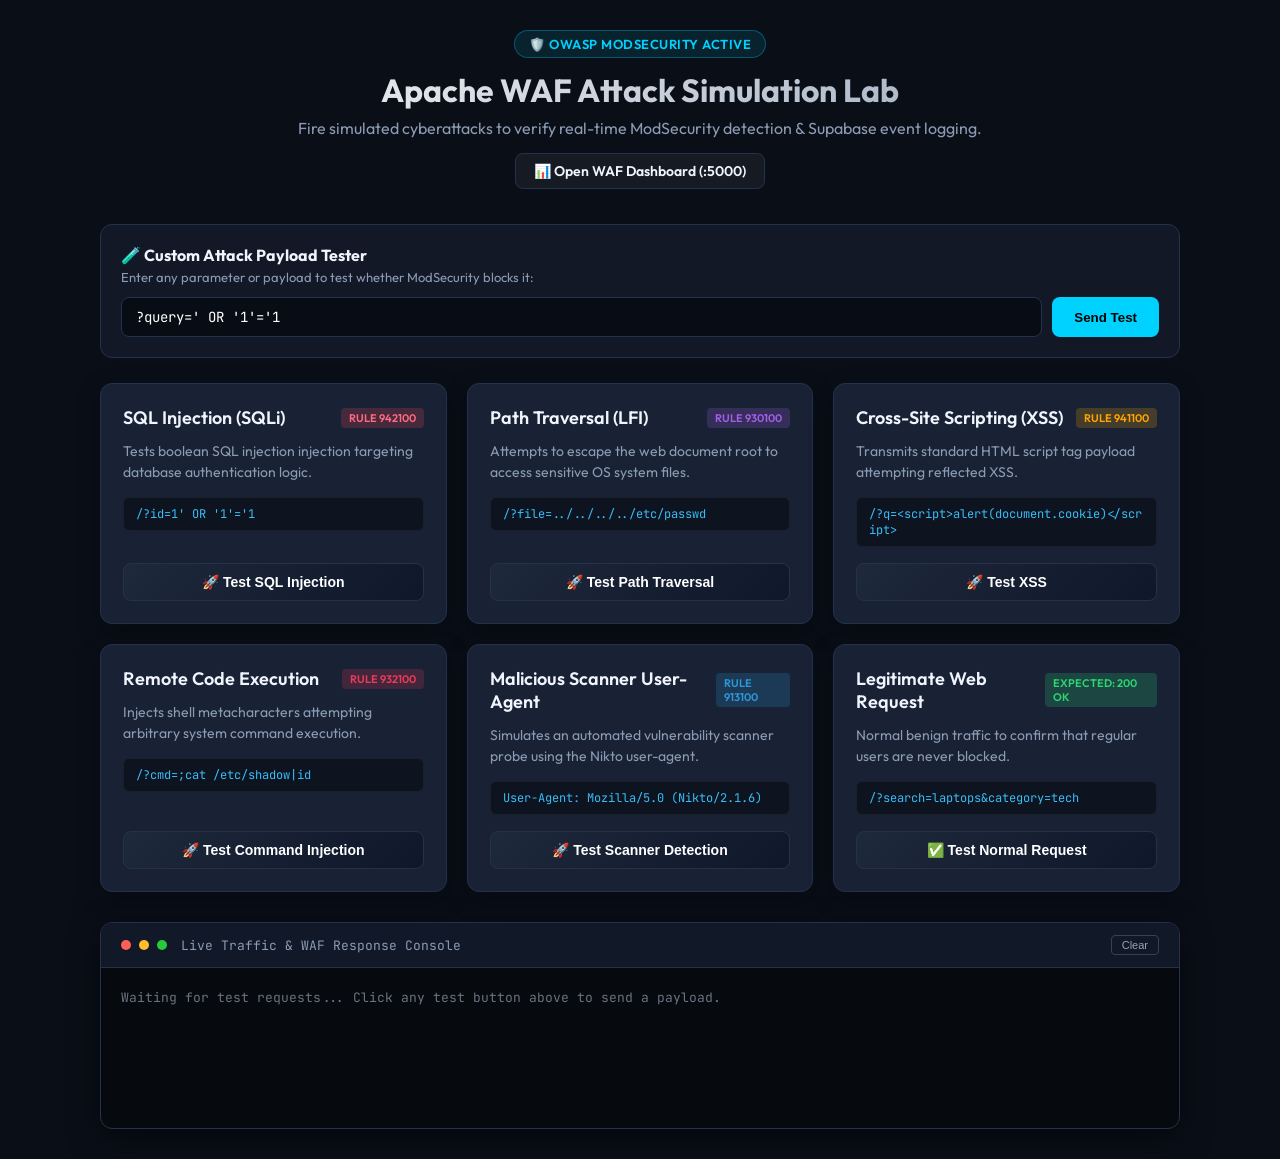
<file: test_site.html>
<!DOCTYPE html>
<html lang="en">
<head>
    <meta charset="UTF-8">
    <meta name="viewport" content="width=device-width, initial-scale=1.0">
    <title>WAF Test Lab — ModSecurity & Apache</title>
    <link rel="preconnect" href="https://fonts.googleapis.com">
    <link rel="preconnect" href="https://fonts.gstatic.com" crossorigin>
    <link href="https://fonts.googleapis.com/css2?family=JetBrains+Mono:wght@400;600&family=Outfit:wght@400;600;700&display=swap" rel="stylesheet">
    <style>
        :root {
            --bg-primary: #0a0e17;
            --bg-secondary: #121826;
            --bg-card: #182234;
            --border: #23334d;
            --text-primary: #f0f4fc;
            --text-muted: #8b9bb4;
            --accent-cyan: #00d2ff;
            --accent-red: #ff4757;
            --accent-green: #2ed573;
            --accent-orange: #ffa502;
        }

        * {
            box-sizing: border-box;
            margin: 0;
            padding: 0;
        }

        body {
            background-color: var(--bg-primary);
            color: var(--text-primary);
            font-family: 'Outfit', sans-serif;
            min-height: 100vh;
            padding: 30px 20px;
            display: flex;
            flex-direction: column;
            align-items: center;
        }

        .container {
            max-width: 1080px;
            width: 100%;
        }

        header {
            text-align: center;
            margin-bottom: 35px;
        }

        .badge {
            display: inline-block;
            background: rgba(0, 210, 255, 0.1);
            color: var(--accent-cyan);
            border: 1px solid rgba(0, 210, 255, 0.3);
            border-radius: 999px;
            padding: 5px 14px;
            font-size: 13px;
            font-weight: 600;
            letter-spacing: 0.5px;
            text-transform: uppercase;
            margin-bottom: 12px;
        }

        h1 {
            font-size: 32px;
            font-weight: 700;
            margin-bottom: 8px;
            background: linear-gradient(135deg, #ffffff 0%, #94a3b8 100%);
            -webkit-background-clip: text;
            -webkit-text-fill-color: transparent;
        }

        .subtitle {
            color: var(--text-muted);
            font-size: 16px;
        }

        .nav-links {
            margin-top: 15px;
            display: flex;
            justify-content: center;
            gap: 15px;
        }

        .nav-btn {
            background: rgba(255, 255, 255, 0.05);
            color: var(--text-primary);
            text-decoration: none;
            padding: 8px 18px;
            border-radius: 8px;
            border: 1px solid var(--border);
            font-size: 14px;
            font-weight: 600;
            transition: all 0.2s;
        }

        .nav-btn:hover {
            background: rgba(0, 210, 255, 0.15);
            border-color: var(--accent-cyan);
            color: #ffffff;
        }

        .grid {
            display: grid;
            grid-template-columns: repeat(auto-fit, minmax(320px, 1fr));
            gap: 20px;
            margin-bottom: 30px;
        }

        .card {
            background: var(--bg-card);
            border: 1px solid var(--border);
            border-radius: 12px;
            padding: 22px;
            box-shadow: 0 8px 24px rgba(0, 0, 0, 0.3);
            display: flex;
            flex-direction: column;
            justify-content: space-between;
        }

        .card-header {
            display: flex;
            align-items: center;
            justify-content: space-between;
            margin-bottom: 12px;
        }

        .card-title {
            font-size: 18px;
            font-weight: 600;
        }

        .attack-type {
            font-size: 11px;
            padding: 3px 8px;
            border-radius: 4px;
            font-weight: 600;
            text-transform: uppercase;
        }

        .type-sqli { background: rgba(255, 71, 87, 0.2); color: #ff6b81; }
        .type-xss { background: rgba(255, 165, 2, 0.2); color: #ffa502; }
        .type-lfi { background: rgba(165, 94, 234, 0.2); color: #a55eea; }
        .type-rce { background: rgba(235, 59, 90, 0.2); color: #eb3b5a; }
        .type-scanner { background: rgba(45, 152, 218, 0.2); color: #2d98da; }
        .type-normal { background: rgba(46, 213, 115, 0.2); color: #2ed573; }

        .card-desc {
            color: var(--text-muted);
            font-size: 14px;
            margin-bottom: 14px;
            line-height: 1.5;
        }

        .code-preview {
            background: rgba(0, 0, 0, 0.4);
            border: 1px solid rgba(255, 255, 255, 0.05);
            border-radius: 6px;
            padding: 8px 12px;
            font-family: 'JetBrains Mono', monospace;
            font-size: 12px;
            color: #38bdf8;
            margin-bottom: 16px;
            word-break: break-all;
        }

        .btn-launch {
            width: 100%;
            background: linear-gradient(135deg, #1e293b, #0f172a);
            border: 1px solid var(--border);
            color: #fff;
            padding: 10px 16px;
            border-radius: 8px;
            font-size: 14px;
            font-weight: 600;
            cursor: pointer;
            transition: all 0.2s;
            display: flex;
            align-items: center;
            justify-content: center;
            gap: 8px;
        }

        .btn-launch:hover {
            background: linear-gradient(135deg, #0284c7, #0369a1);
            border-color: #38bdf8;
        }

        .btn-legit:hover {
            background: linear-gradient(135deg, #059669, #047857);
            border-color: #34d399;
        }

        /* Results console */
        .console-container {
            background: #06090e;
            border: 1px solid var(--border);
            border-radius: 12px;
            overflow: hidden;
            box-shadow: 0 10px 30px rgba(0,0,0,0.5);
            margin-top: 10px;
        }

        .console-header {
            background: #111827;
            padding: 12px 20px;
            border-bottom: 1px solid var(--border);
            display: flex;
            justify-content: space-between;
            align-items: center;
        }

        .console-title {
            font-family: 'JetBrains Mono', monospace;
            font-size: 13px;
            color: var(--text-muted);
            display: flex;
            align-items: center;
            gap: 8px;
        }

        .dot {
            width: 10px;
            height: 10px;
            border-radius: 50%;
            display: inline-block;
        }
        .dot-red { background: #ff5f56; }
        .dot-yellow { background: #ffbd2e; }
        .dot-green { background: #27c93f; }

        .console-body {
            padding: 20px;
            font-family: 'JetBrains Mono', monospace;
            font-size: 13px;
            min-height: 160px;
            max-height: 340px;
            overflow-y: auto;
            line-height: 1.6;
        }

        .log-entry {
            margin-bottom: 14px;
            padding-bottom: 12px;
            border-bottom: 1px dashed rgba(255,255,255,0.08);
        }

        .status-blocked {
            color: var(--accent-red);
            font-weight: 700;
        }

        .status-allowed {
            color: var(--accent-green);
            font-weight: 700;
        }

        .custom-test-card {
            background: var(--bg-secondary);
            border: 1px solid var(--border);
            border-radius: 12px;
            padding: 20px;
            margin-bottom: 25px;
        }

        .custom-form {
            display: flex;
            gap: 10px;
            margin-top: 12px;
        }

        .custom-input {
            flex: 1;
            background: #080c14;
            border: 1px solid var(--border);
            color: #fff;
            padding: 10px 14px;
            border-radius: 8px;
            font-family: 'JetBrains Mono', monospace;
            font-size: 14px;
        }

        .custom-input:focus {
            outline: none;
            border-color: var(--accent-cyan);
        }

        .custom-submit {
            background: var(--accent-cyan);
            color: #000;
            border: none;
            font-weight: 700;
            padding: 10px 22px;
            border-radius: 8px;
            cursor: pointer;
            transition: all 0.2s;
        }

        .custom-submit:hover {
            background: #38bdf8;
            transform: translateY(-1px);
        }
    </style>
</head>
<body>
    <div class="container">
        <header>
            <span class="badge">🛡️ OWASP ModSecurity Active</span>
            <h1>Apache WAF Attack Simulation Lab</h1>
            <p class="subtitle">Fire simulated cyberattacks to verify real-time ModSecurity detection & Supabase event logging.</p>
            <div class="nav-links">
                <a href="http://localhost:5000" target="_blank" class="nav-btn">📊 Open WAF Dashboard (:5000)</a>
            </div>
        </header>

        <!-- Custom payload tester -->
        <div class="custom-test-card">
            <h3 style="font-size: 16px;">🧪 Custom Attack Payload Tester</h3>
            <p style="color: var(--text-muted); font-size: 13px; margin-top: 4px;">Enter any parameter or payload to test whether ModSecurity blocks it:</p>
            <form class="custom-form" onsubmit="event.preventDefault(); runCustomTest();">
                <input type="text" id="customPayload" class="custom-input" placeholder="e.g. ?search=' UNION SELECT 1,2,3-- or /etc/passwd" value="?query=' OR '1'='1">
                <button type="submit" class="custom-submit">Send Test</button>
            </form>
        </div>

        <!-- Predefined attack cards -->
        <div class="grid">
            <!-- 1. SQL Injection -->
            <div class="card">
                <div>
                    <div class="card-header">
                        <span class="card-title">SQL Injection (SQLi)</span>
                        <span class="attack-type type-sqli">Rule 942100</span>
                    </div>
                    <p class="card-desc">Tests boolean SQL injection injection targeting database authentication logic.</p>
                    <div class="code-preview">/?id=1' OR '1'='1</div>
                </div>
                <button class="btn-launch" onclick="sendAttack('/?id=1%27%20OR%20%271%27=%271', 'SQL Injection')">🚀 Test SQL Injection</button>
            </div>

            <!-- 2. Path Traversal / LFI -->
            <div class="card">
                <div>
                    <div class="card-header">
                        <span class="card-title">Path Traversal (LFI)</span>
                        <span class="attack-type type-lfi">Rule 930100</span>
                    </div>
                    <p class="card-desc">Attempts to escape the web document root to access sensitive OS system files.</p>
                    <div class="code-preview">/?file=../../../../etc/passwd</div>
                </div>
                <button class="btn-launch" onclick="sendAttack('/?file=../../../../etc/passwd', 'Path Traversal / LFI')">🚀 Test Path Traversal</button>
            </div>

            <!-- 3. Cross-Site Scripting (XSS) -->
            <div class="card">
                <div>
                    <div class="card-header">
                        <span class="card-title">Cross-Site Scripting (XSS)</span>
                        <span class="attack-type type-xss">Rule 941100</span>
                    </div>
                    <p class="card-desc">Transmits standard HTML script tag payload attempting reflected XSS.</p>
                    <div class="code-preview">/?q=&lt;script&gt;alert(document.cookie)&lt;/script&gt;</div>
                </div>
                <button class="btn-launch" onclick="sendAttack('/?q=%3Cscript%3Ealert(document.cookie)%3C/script%3E', 'Cross-Site Scripting (XSS)')">🚀 Test XSS</button>
            </div>

            <!-- 4. OS Command Injection (RCE) -->
            <div class="card">
                <div>
                    <div class="card-header">
                        <span class="card-title">Remote Code Execution</span>
                        <span class="attack-type type-rce">Rule 932100</span>
                    </div>
                    <p class="card-desc">Injects shell metacharacters attempting arbitrary system command execution.</p>
                    <div class="code-preview">/?cmd=;cat /etc/shadow|id</div>
                </div>
                <button class="btn-launch" onclick="sendAttack('/?cmd=;cat%20/etc/shadow|id', 'Remote Command Injection (RCE)')">🚀 Test Command Injection</button>
            </div>

            <!-- 5. Vulnerability Scanner Probe -->
            <div class="card">
                <div>
                    <div class="card-header">
                        <span class="card-title">Malicious Scanner User-Agent</span>
                        <span class="attack-type type-scanner">Rule 913100</span>
                    </div>
                    <p class="card-desc">Simulates an automated vulnerability scanner probe using the Nikto user-agent.</p>
                    <div class="code-preview">User-Agent: Mozilla/5.0 (Nikto/2.1.6)</div>
                </div>
                <button class="btn-launch" onclick="sendCustomHeaderAttack('/', 'User-Agent', 'Nikto/2.1.6', 'Scanner Detection (Nikto)')">🚀 Test Scanner Detection</button>
            </div>

            <!-- 6. Legitimate Traffic -->
            <div class="card">
                <div>
                    <div class="card-header">
                        <span class="card-title">Legitimate Web Request</span>
                        <span class="attack-type type-normal">Expected: 200 OK</span>
                    </div>
                    <p class="card-desc">Normal benign traffic to confirm that regular users are never blocked.</p>
                    <div class="code-preview">/?search=laptops&category=tech</div>
                </div>
                <button class="btn-launch btn-legit" onclick="sendAttack('/?search=laptops&category=tech', 'Legitimate Request')">✅ Test Normal Request</button>
            </div>
        </div>

        <!-- Real-time Console Log -->
        <div class="console-container">
            <div class="console-header">
                <div class="console-title">
                    <span class="dot dot-red"></span>
                    <span class="dot dot-yellow"></span>
                    <span class="dot dot-green"></span>
                    <span style="margin-left: 6px;">Live Traffic & WAF Response Console</span>
                </div>
                <button onclick="clearConsole()" style="background:none; border:1px solid #374151; color:#9ca3af; padding:3px 10px; border-radius:4px; font-size:11px; cursor:pointer;">Clear</button>
            </div>
            <div id="consoleBody" class="console-body">
                <div style="color: #6b7280;">Waiting for test requests... Click any test button above to send a payload.</div>
            </div>
        </div>
    </div>

    <script>
        const consoleBody = document.getElementById('consoleBody');
        let hasLogs = false;

        function logToConsole(title, url, status, isBlocked) {
            if (!hasLogs) {
                consoleBody.innerHTML = '';
                hasLogs = true;
            }

            const timestamp = new Date().toLocaleTimeString();
            const statusHtml = isBlocked 
                ? `<span class="status-blocked">⛔ 403 FORBIDDEN — BLOCKED BY MODSECURITY</span>`
                : (status === 200 ? `<span class="status-allowed">✅ 200 OK — ALLOWED BY WAF</span>` : `<span style="color:#f59e0b;">STATUS: ${status}</span>`);

            const div = document.createElement('div');
            div.className = 'log-entry';
            div.innerHTML = `
                <div><strong>[${timestamp}] ${title}</strong></div>
                <div style="color: #94a3b8; font-size:12px; margin-top:2px;">URL: <code>${url}</code></div>
                <div style="margin-top:4px;">Result: ${statusHtml}</div>
                ${isBlocked ? '<div style="color:#00d2ff; font-size:11px; margin-top:3px;">→ Shipped to Supabase `modsec_events` table & visible in WAF Dashboard!</div>' : ''}
            `;
            consoleBody.prepend(div);
        }

        async function sendAttack(path, title) {
            try {
                const response = await fetch(path, { method: 'GET', cache: 'no-store' });
                const isBlocked = (response.status === 403);
                logToConsole(title, path, response.status, isBlocked);
            } catch (err) {
                logToConsole(title, path, 'Network Error', false);
            }
        }

        async function sendCustomHeaderAttack(path, headerName, headerValue, title) {
            try {
                // Browsers restrict setting standard User-Agent via fetch, so we send as custom test or query
                const testUrl = `${path}?probe=${encodeURIComponent(headerValue)}`;
                const response = await fetch(testUrl, {
                    method: 'GET',
                    headers: { 'X-Scanner': headerValue },
                    cache: 'no-store'
                });
                const isBlocked = (response.status === 403);
                logToConsole(title, `${testUrl} [Header: ${headerName}=${headerValue}]`, response.status, isBlocked);
            } catch (err) {
                logToConsole(title, path, 'Network Error', false);
            }
        }

        function runCustomTest() {
            const raw = document.getElementById('customPayload').value.trim();
            if (!raw) return;
            const path = raw.startsWith('/') ? raw : (raw.startsWith('?') ? `/${raw}` : `/?query=${encodeURIComponent(raw)}`);
            sendAttack(path, 'Custom Test Payload');
        }

        function clearConsole() {
            consoleBody.innerHTML = '<div style="color: #6b7280;">Console cleared. Click any test button above.</div>';
            hasLogs = false;
        }
    </script>
</body>
</html>
</file>
